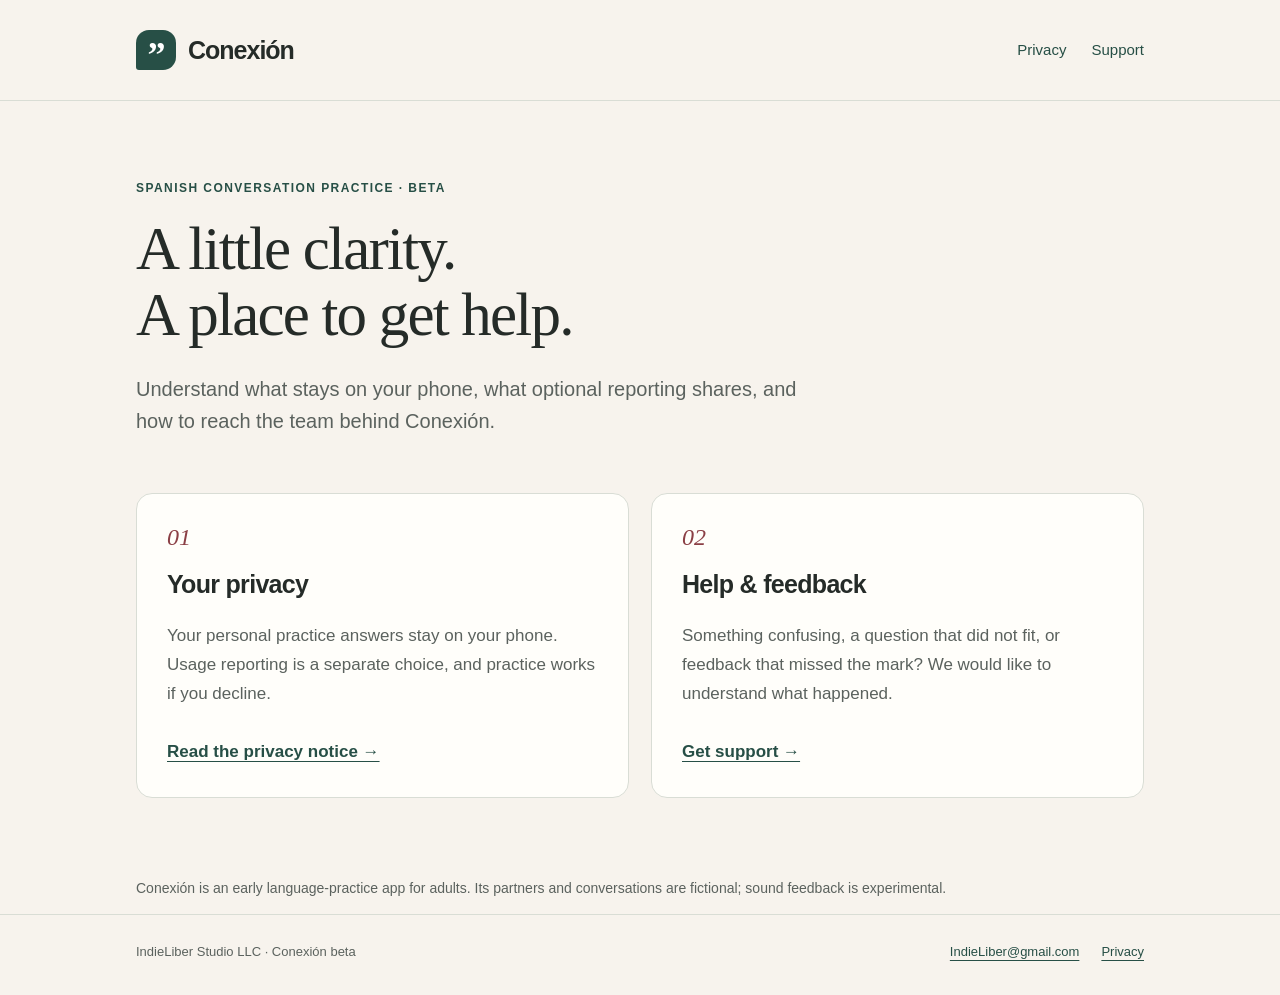
<file: index.html>
<!doctype html><html lang="en"><head><meta charset="utf-8"><meta name="viewport" content="width=device-width, initial-scale=1"><meta name="description" content="Privacy information and support for the Conexión Spanish conversation-practice beta."><title>Privacy &amp; Support · Conexión</title><link rel="stylesheet" href="./styles.css"></head><body><a class="skip" href="#main">Skip to content</a><header><div class="shell bar"><a class="brand" href="./" aria-label="Conexión support home"><span class="mark" aria-hidden="true">”</span>Conexión</a><nav class="nav" aria-label="Main"><a href="./privacy/">Privacy</a><a href="./support/">Support</a></nav></div></header><main id="main" class="shell"><section class="hero"><span class="eyebrow">Spanish conversation practice · Beta</span><h1>A little clarity.<br>A place to get help.</h1><p>Understand what stays on your phone, what optional reporting shares, and how to reach the team behind Conexión.</p></section><div class="grid"><section class="panel"><span class="number" aria-hidden="true">01</span><h2>Your privacy</h2><p>Your personal practice answers stay on your phone. Usage reporting is a separate choice, and practice works if you decline.</p><a class="action" href="./privacy/">Read the privacy notice →</a></section><section class="panel"><span class="number" aria-hidden="true">02</span><h2>Help &amp; feedback</h2><p>Something confusing, a question that did not fit, or feedback that missed the mark? We would like to understand what happened.</p><a class="action" href="./support/">Get support →</a></section></div><p class="fine">Conexión is an early language-practice app for adults. Its partners and conversations are fictional; sound feedback is experimental.</p></main><footer><div class="shell footer-row"><p>IndieLiber Studio LLC · Conexión beta</p><div class="footer-links"><a href="mailto:IndieLiber@gmail.com">IndieLiber@gmail.com</a><a href="./privacy/">Privacy</a></div></div></footer></body></html>
</file>
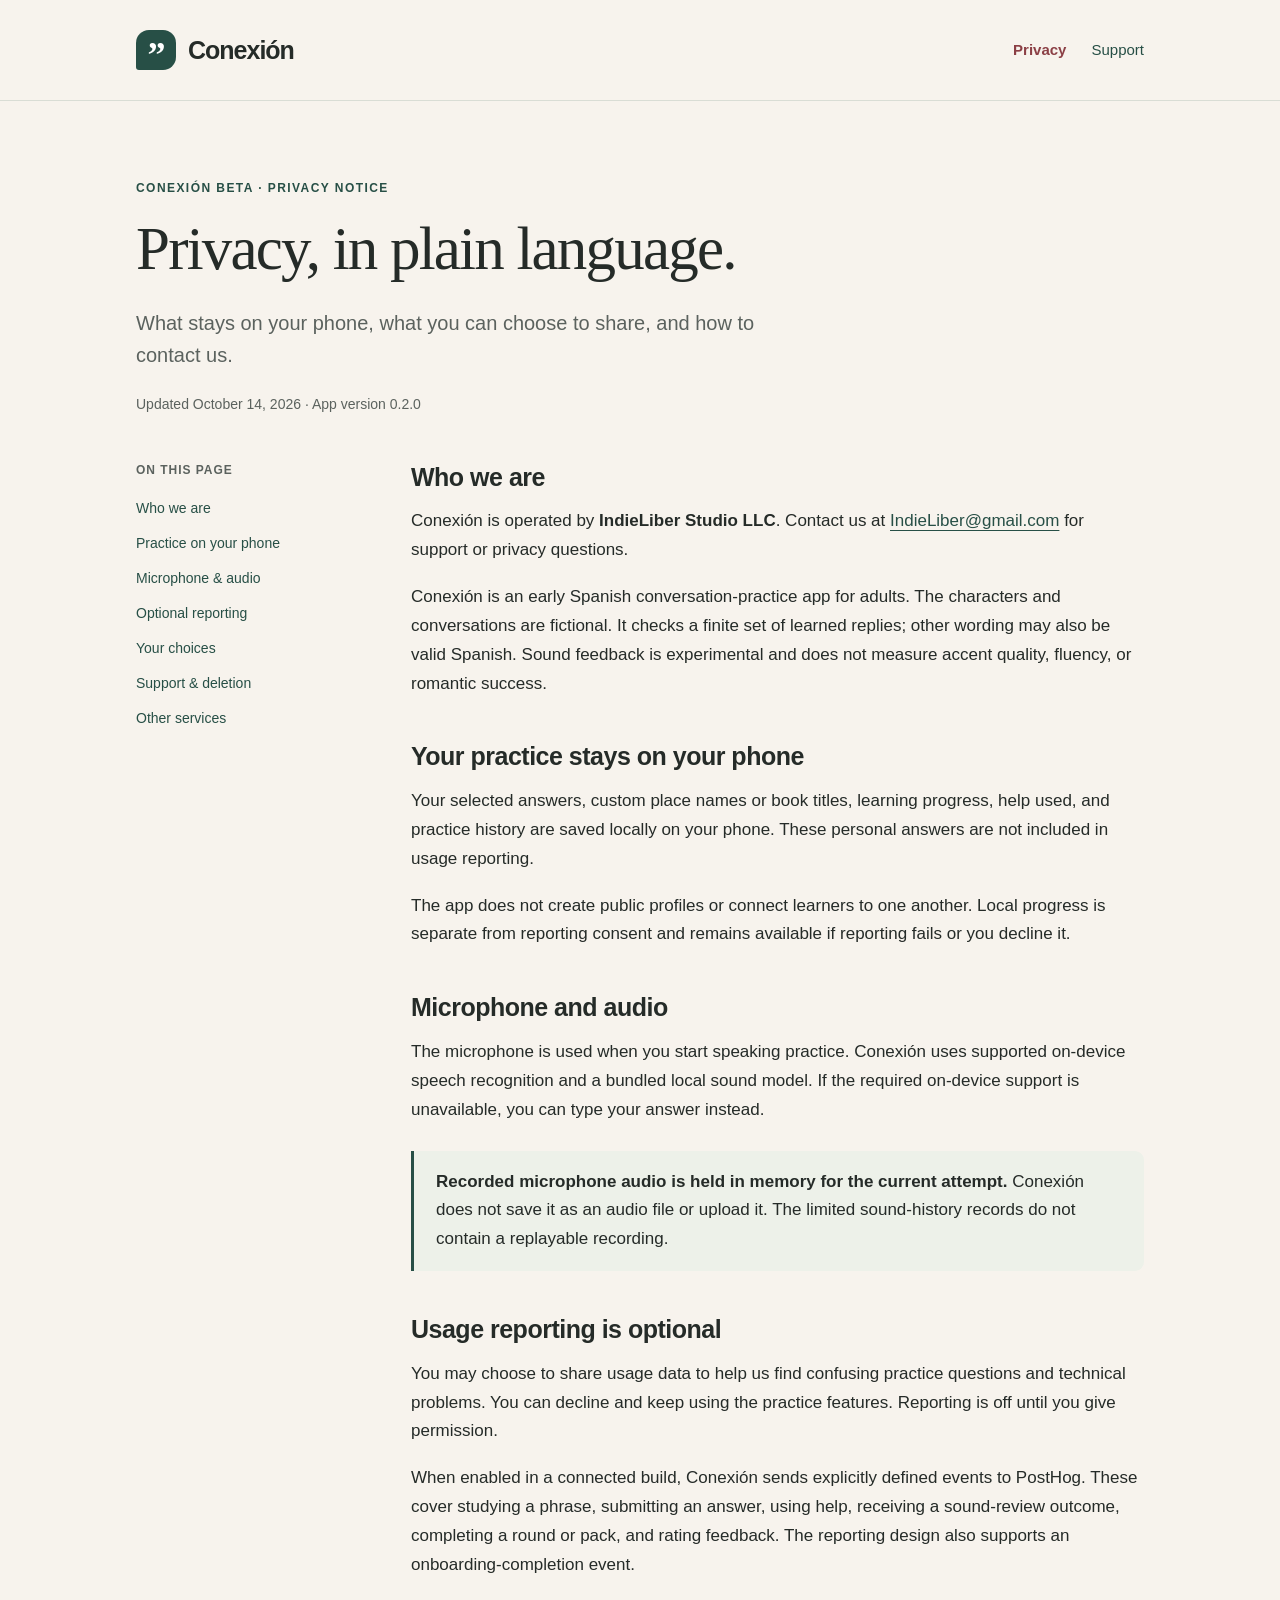
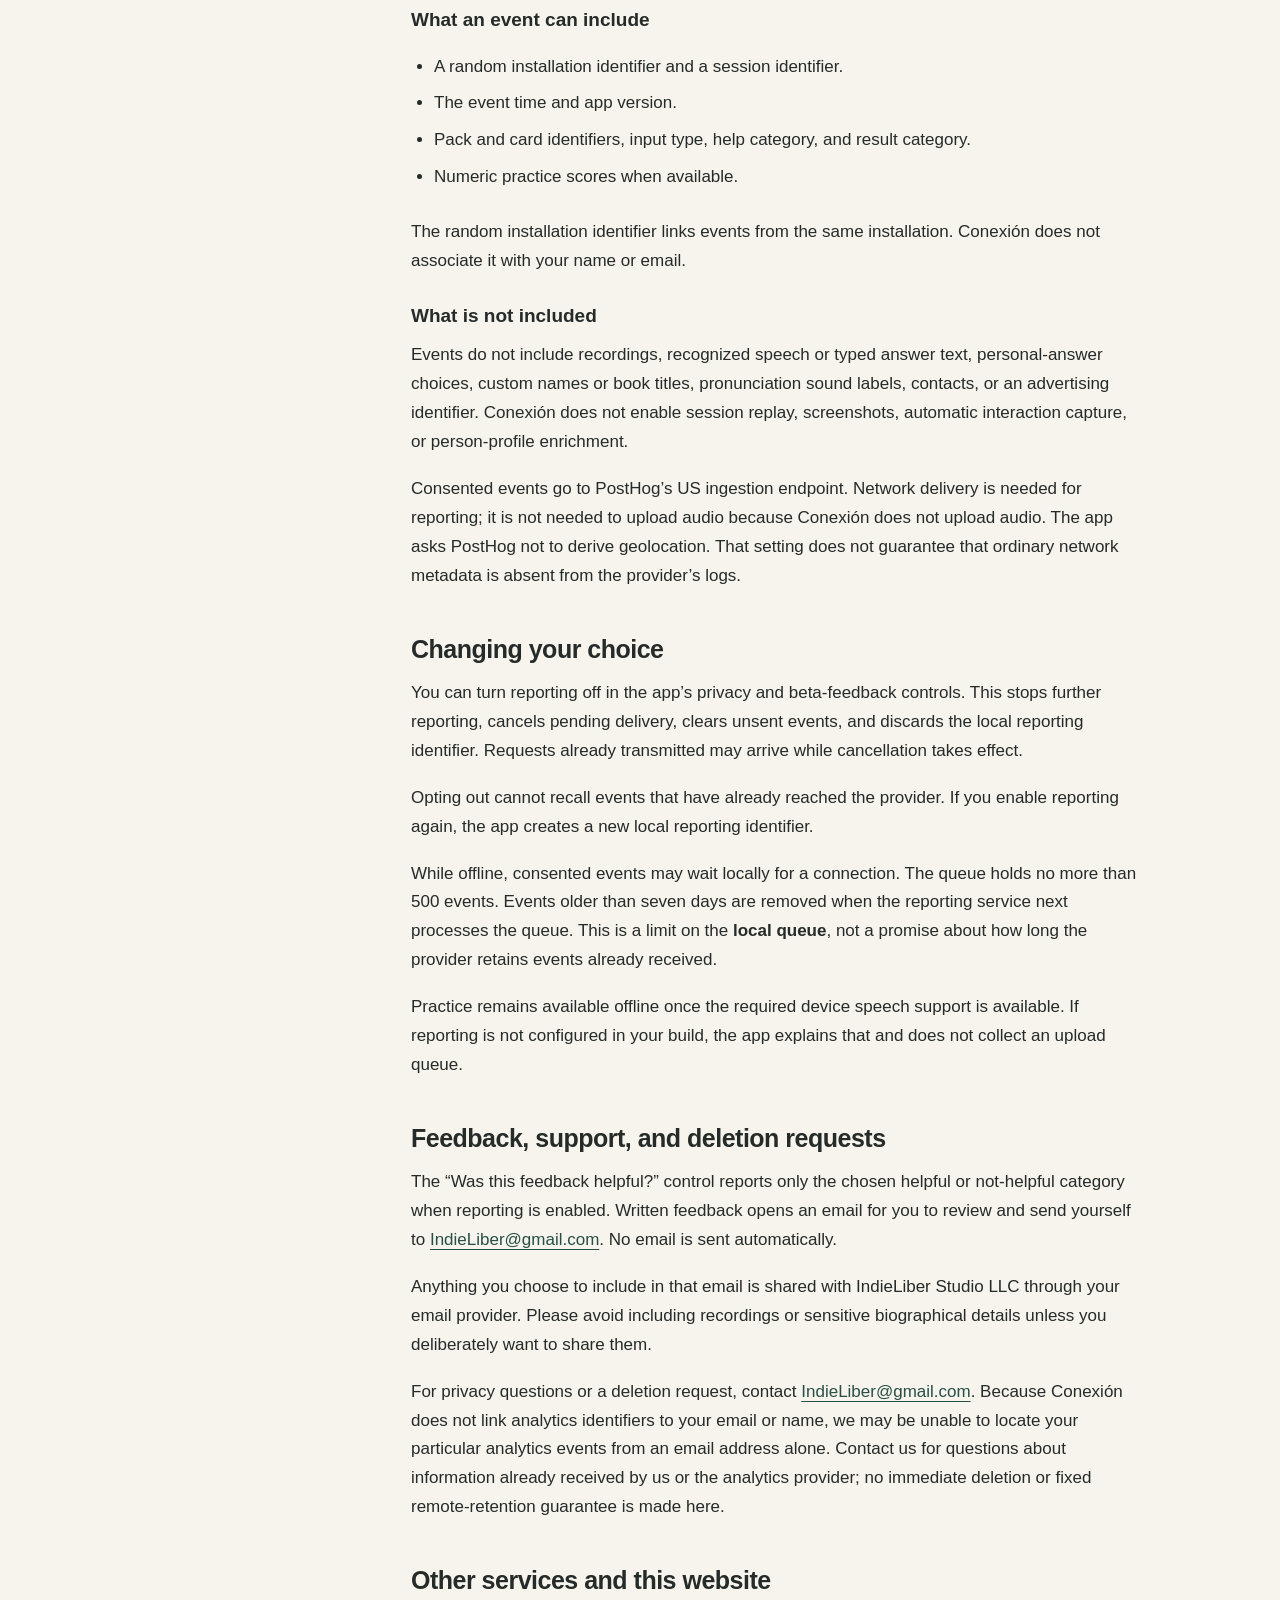
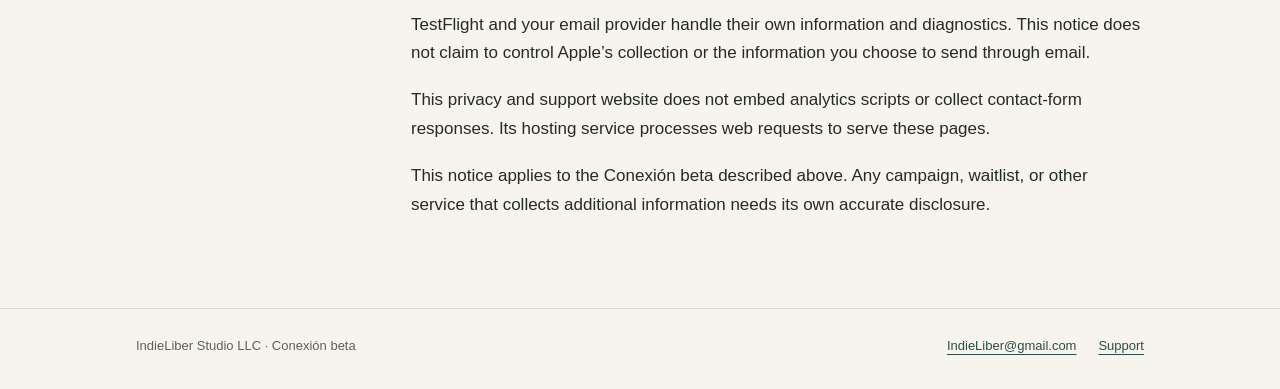
<file: privacy/index.html>
<!doctype html><html lang="en"><head><meta charset="utf-8"><meta name="viewport" content="width=device-width, initial-scale=1"><meta name="description" content="How Conexión handles local practice, microphone audio, optional usage reporting, and support requests."><title>Privacy · Conexión</title><link rel="stylesheet" href="../styles.css"></head><body><a class="skip" href="#main">Skip to content</a><header><div class="shell bar"><a class="brand" href="../" aria-label="Conexión support home"><span class="mark" aria-hidden="true">”</span>Conexión</a><nav class="nav" aria-label="Main"><a href="../privacy/" aria-current="page">Privacy</a><a href="../support/">Support</a></nav></div></header><main id="main" class="shell"><section class="hero"><span class="eyebrow">Conexión beta · Privacy notice</span><h1>Privacy, in plain language.</h1><p>What stays on your phone, what you can choose to share, and how to contact us.</p><div class="stamp">Updated October 14, 2026 · App version 0.2.0</div></section><div class="article-grid"><nav class="toc" aria-label="On this page"><p>On this page</p><a href="#operator">Who we are</a><a href="#local">Practice on your phone</a><a href="#audio">Microphone &amp; audio</a><a href="#reporting">Optional reporting</a><a href="#choices">Your choices</a><a href="#support">Support &amp; deletion</a><a href="#services">Other services</a></nav><article class="article"><h2 id="operator">Who we are</h2><p>Conexión is operated by <strong>IndieLiber Studio LLC</strong>. Contact us at <a href="mailto:IndieLiber@gmail.com">IndieLiber@gmail.com</a> for support or privacy questions.</p><p>Conexión is an early Spanish conversation-practice app for adults. The characters and conversations are fictional. It checks a finite set of learned replies; other wording may also be valid Spanish. Sound feedback is experimental and does not measure accent quality, fluency, or romantic success.</p><h2 id="local">Your practice stays on your phone</h2><p>Your selected answers, custom place names or book titles, learning progress, help used, and practice history are saved locally on your phone. These personal answers are not included in usage reporting.</p><p>The app does not create public profiles or connect learners to one another. Local progress is separate from reporting consent and remains available if reporting fails or you decline it.</p><h2 id="audio">Microphone and audio</h2><p>The microphone is used when you start speaking practice. Conexión uses supported on-device speech recognition and a bundled local sound model. If the required on-device support is unavailable, you can type your answer instead.</p><div class="note"><p><strong>Recorded microphone audio is held in memory for the current attempt.</strong> Conexión does not save it as an audio file or upload it. The limited sound-history records do not contain a replayable recording.</p></div><h2 id="reporting">Usage reporting is optional</h2><p>You may choose to share usage data to help us find confusing practice questions and technical problems. You can decline and keep using the practice features. Reporting is off until you give permission.</p><p>When enabled in a connected build, Conexión sends explicitly defined events to PostHog. These cover studying a phrase, submitting an answer, using help, receiving a sound-review outcome, completing a round or pack, and rating feedback. The reporting design also supports an onboarding-completion event.</p><h3>What an event can include</h3><ul><li>A random installation identifier and a session identifier.</li><li>The event time and app version.</li><li>Pack and card identifiers, input type, help category, and result category.</li><li>Numeric practice scores when available.</li></ul><p>The random installation identifier links events from the same installation. Conexión does not associate it with your name or email.</p><h3>What is not included</h3><p>Events do not include recordings, recognized speech or typed answer text, personal-answer choices, custom names or book titles, pronunciation sound labels, contacts, or an advertising identifier. Conexión does not enable session replay, screenshots, automatic interaction capture, or person-profile enrichment.</p><p>Consented events go to PostHog’s US ingestion endpoint. Network delivery is needed for reporting; it is not needed to upload audio because Conexión does not upload audio. The app asks PostHog not to derive geolocation. That setting does not guarantee that ordinary network metadata is absent from the provider’s logs.</p><h2 id="choices">Changing your choice</h2><p>You can turn reporting off in the app’s privacy and beta-feedback controls. This stops further reporting, cancels pending delivery, clears unsent events, and discards the local reporting identifier. Requests already transmitted may arrive while cancellation takes effect.</p><p>Opting out cannot recall events that have already reached the provider. If you enable reporting again, the app creates a new local reporting identifier.</p><p>While offline, consented events may wait locally for a connection. The queue holds no more than 500 events. Events older than seven days are removed when the reporting service next processes the queue. This is a limit on the <strong>local queue</strong>, not a promise about how long the provider retains events already received.</p><p>Practice remains available offline once the required device speech support is available. If reporting is not configured in your build, the app explains that and does not collect an upload queue.</p><h2 id="support">Feedback, support, and deletion requests</h2><p>The “Was this feedback helpful?” control reports only the chosen helpful or not-helpful category when reporting is enabled. Written feedback opens an email for you to review and send yourself to <a href="mailto:IndieLiber@gmail.com">IndieLiber@gmail.com</a>. No email is sent automatically.</p><p>Anything you choose to include in that email is shared with IndieLiber Studio LLC through your email provider. Please avoid including recordings or sensitive biographical details unless you deliberately want to share them.</p><p>For privacy questions or a deletion request, contact <a href="mailto:IndieLiber@gmail.com?subject=Conexi%C3%B3n%20privacy%20request">IndieLiber@gmail.com</a>. Because Conexión does not link analytics identifiers to your email or name, we may be unable to locate your particular analytics events from an email address alone. Contact us for questions about information already received by us or the analytics provider; no immediate deletion or fixed remote-retention guarantee is made here.</p><h2 id="services">Other services and this website</h2><p>TestFlight and your email provider handle their own information and diagnostics. This notice does not claim to control Apple’s collection or the information you choose to send through email.</p><p>This privacy and support website does not embed analytics scripts or collect contact-form responses. Its hosting service processes web requests to serve these pages.</p><p>This notice applies to the Conexión beta described above. Any campaign, waitlist, or other service that collects additional information needs its own accurate disclosure.</p></article></div></main><footer><div class="shell footer-row"><p>IndieLiber Studio LLC · Conexión beta</p><div class="footer-links"><a href="mailto:IndieLiber@gmail.com">IndieLiber@gmail.com</a><a href="../support/">Support</a></div></div></footer></body></html>
</file>
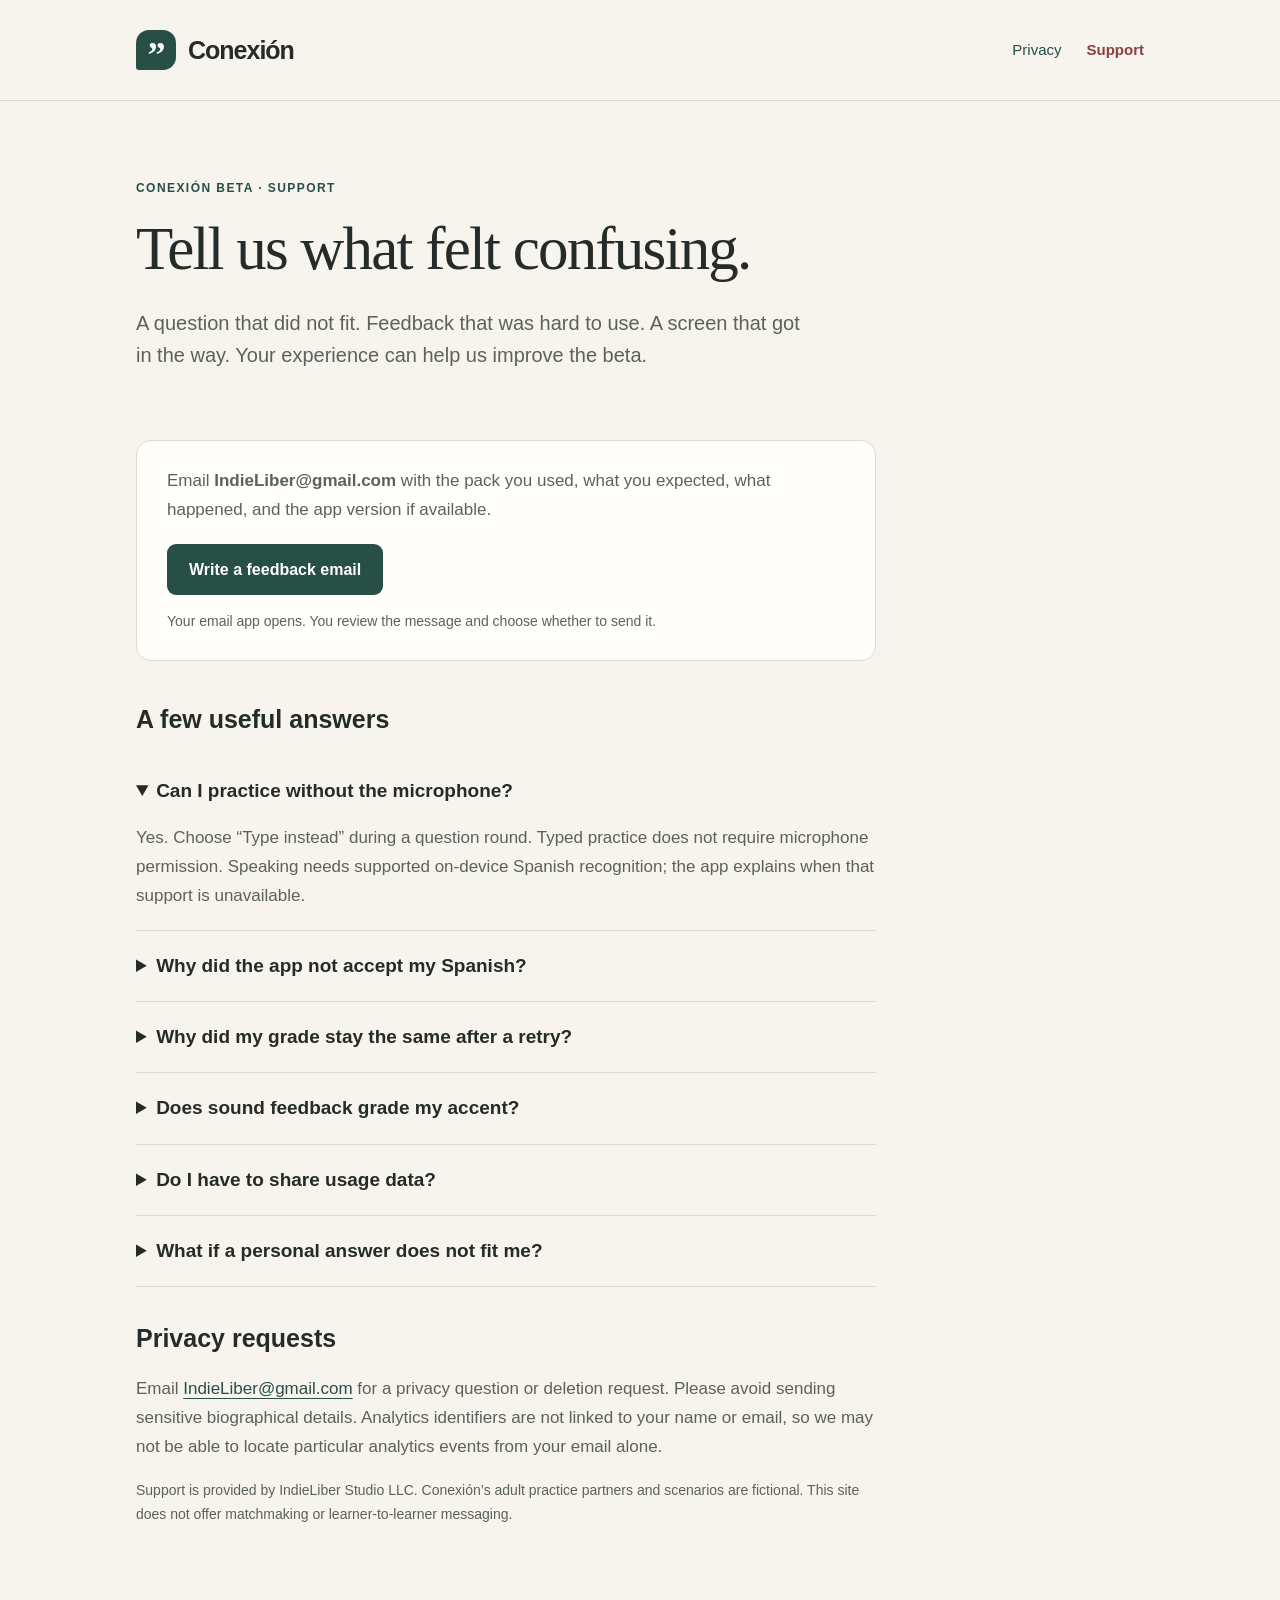
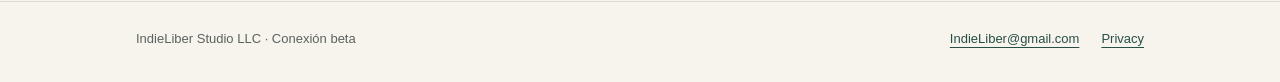
<file: support/index.html>
<!doctype html><html lang="en"><head><meta charset="utf-8"><meta name="viewport" content="width=device-width, initial-scale=1"><meta name="description" content="Get help with the Conexión beta, send feedback, or ask a privacy question."><title>Support · Conexión</title><link rel="stylesheet" href="../styles.css"></head><body><a class="skip" href="#main">Skip to content</a><header><div class="shell bar"><a class="brand" href="../" aria-label="Conexión support home"><span class="mark" aria-hidden="true">”</span>Conexión</a><nav class="nav" aria-label="Main"><a href="../privacy/">Privacy</a><a href="../support/" aria-current="page">Support</a></nav></div></header><main id="main" class="shell"><section class="hero"><span class="eyebrow">Conexión beta · Support</span><h1>Tell us what felt confusing.</h1><p>A question that did not fit. Feedback that was hard to use. A screen that got in the way. Your experience can help us improve the beta.</p></section><div class="faq"><section class="contact-panel"><p>Email <strong>IndieLiber@gmail.com</strong> with the pack you used, what you expected, what happened, and the app version if available.</p><a class="contact" href="mailto:IndieLiber@gmail.com?subject=Conexi%C3%B3n%20beta%20feedback">Write a feedback email</a><p class="fine" style="margin:15px 0 0">Your email app opens. You review the message and choose whether to send it.</p></section><h2>A few useful answers</h2><details open><summary>Can I practice without the microphone?</summary><p>Yes. Choose “Type instead” during a question round. Typed practice does not require microphone permission. Speaking needs supported on-device Spanish recognition; the app explains when that support is unavailable.</p></details><details><summary>Why did the app not accept my Spanish?</summary><p>The beta matches a finite set of authored replies and their supported alternatives. Other wording may still be valid Spanish. Try the reply you studied or use practice help. If the result was confusing, tell us which pack and question you were using.</p></details><details><summary>Why did my grade stay the same after a retry?</summary><p>The grade records each card’s original presentation. Later independent recall completes the card without changing that original grade. A new round gives you another chance to improve your grade.</p></details><details><summary>Does sound feedback grade my accent?</summary><p>No. Sound feedback is experimental and separate from conversation completion. It is not an accent, fluency, or intelligibility score. If feedback is confusing, tell us whether the recording was noisy or cut off and what part of the advice was unclear. You do not need to send a recording.</p></details><details><summary>Do I have to share usage data?</summary><p>No. Reporting is optional, and practice works if you decline. You can change your choice in the app’s privacy and beta-feedback controls. Read the <a href="../privacy/#reporting">privacy notice</a> for the exact information reporting can include.</p></details><details><summary>What if a personal answer does not fit me?</summary><p>Choose a truthful authored option, use a supported custom place name or book title, or skip the question. Skipping does not count as mastering that phrase. You do not need to share personal details you would rather keep private.</p></details><h2>Privacy requests</h2><p>Email <a href="mailto:IndieLiber@gmail.com?subject=Conexi%C3%B3n%20privacy%20request">IndieLiber@gmail.com</a> for a privacy question or deletion request. Please avoid sending sensitive biographical details. Analytics identifiers are not linked to your name or email, so we may not be able to locate particular analytics events from your email alone.</p><p class="fine">Support is provided by IndieLiber Studio LLC. Conexión’s adult practice partners and scenarios are fictional. This site does not offer matchmaking or learner-to-learner messaging.</p></div></main><footer><div class="shell footer-row"><p>IndieLiber Studio LLC · Conexión beta</p><div class="footer-links"><a href="mailto:IndieLiber@gmail.com">IndieLiber@gmail.com</a><a href="../privacy/">Privacy</a></div></div></footer></body></html>
</file>
<file: styles.css>
:root{color-scheme:light;--paper:#f7f3ed;--ink:#252b28;--muted:#5b625e;--line:#d9ddd5;--green:#274f46;--wine:#8b3f45;--white:#fffefa}*{box-sizing:border-box}html{scroll-behavior:smooth;scroll-padding-top:2rem}body{margin:0;background:var(--paper);color:var(--ink);font-family:-apple-system,BlinkMacSystemFont,"Segoe UI",sans-serif;font-size:17px;line-height:1.7}a{color:var(--green);text-underline-offset:4px}a:hover{color:var(--wine)}a:focus-visible{outline:3px solid var(--wine);outline-offset:5px}.skip{position:absolute;left:1rem;top:-100px;background:white;padding:.5rem 1rem}.skip:focus{top:1rem;z-index:4}.shell{max-width:1080px;margin:auto;padding:0 36px}header{border-bottom:1px solid var(--line)}.bar{min-height:100px;display:flex;align-items:center;justify-content:space-between;gap:24px}.brand{font-size:25px;letter-spacing:-1px;font-weight:750;text-decoration:none;color:var(--ink);display:flex;align-items:center;gap:12px}.mark{display:grid;place-items:center;width:40px;height:40px;border-radius:13px 13px 13px 3px;background:var(--green);color:#fff;font:700 36px/1 Georgia,serif;padding-top:7px}.nav{display:flex;gap:25px;align-items:center;font-size:15px}.nav a{text-decoration:none}.nav a[aria-current=page]{color:var(--wine);font-weight:700}.eyebrow{font-size:12px;letter-spacing:.12em;text-transform:uppercase;color:var(--green);font-weight:750}.hero{padding:72px 0 44px;max-width:820px}.hero h1{font:500 clamp(38px,5.4vw,61px)/1.08 Georgia,"Times New Roman",serif;letter-spacing:-1.8px;margin:14px 0 25px}.hero p{font-size:20px;line-height:1.6;color:var(--muted);max-width:680px;margin-bottom:0}.stamp{font-size:14px;color:var(--muted);margin:22px 0 0}.grid{display:grid;grid-template-columns:1fr 1fr;gap:22px;padding:12px 0 65px}.panel{background:var(--white);border:1px solid var(--line);padding:30px;border-radius:16px}.panel h2{font-size:25px;margin:8px 0 12px;letter-spacing:-.7px}.panel p{color:var(--muted)}.panel .action{display:inline-block;font-weight:700;margin-top:12px}.number{font:italic 24px Georgia,serif;color:var(--wine)}.article-grid{display:grid;grid-template-columns:220px minmax(0,1fr);gap:55px;padding-bottom:70px}.toc{align-self:start;position:sticky;top:30px;font-size:14px;line-height:1.5}.toc p{margin-top:0;font-size:12px;text-transform:uppercase;letter-spacing:.08em;font-weight:700;color:var(--muted)}.toc a{display:block;padding:7px 0;text-decoration:none}.article h2{font-size:25px;line-height:1.3;letter-spacing:-.5px;margin:42px 0 14px}.article h2:first-child{margin-top:0}.article h3{font-size:19px;line-height:1.4;margin:27px 0 12px}.article p{margin:0 0 18px}.article ul{padding-left:23px;margin:15px 0 22px}.article li{padding:4px 0}.note{border-left:3px solid var(--green);padding:17px 22px;background:#edf1e9;margin:26px 0;border-radius:0 9px 9px 0}.note p:last-child{margin-bottom:0}.contact{display:inline-block;color:white;background:var(--green);padding:12px 22px;border-radius:9px;text-decoration:none;font-size:16px;font-weight:700}.contact:hover{background:#1d3e37;color:white}.faq{max-width:740px;padding-bottom:60px}.faq h2{font-size:25px;line-height:1.3;margin-top:35px}.faq h3{font-size:19px;margin-bottom:9px}.faq p{color:var(--muted)}details{border-bottom:1px solid var(--line);padding:19px 0}summary{cursor:pointer;font-size:19px;font-weight:650;padding-right:15px}details p{margin-bottom:0}.contact-panel{background:var(--white);border:1px solid var(--line);padding:26px 30px;border-radius:15px;margin:25px 0 42px}.contact-panel p{margin:0 0 19px}footer{border-top:1px solid var(--line);padding:26px 0 32px;color:var(--muted);font-size:13px}.footer-row{display:flex;justify-content:space-between;gap:20px}.footer-row p{margin:0}.footer-links{display:flex;gap:22px}.fine{font-size:14px;color:var(--muted)}@media(max-width:720px){.shell{padding:0 22px}.bar{min-height:84px}.brand{font-size:23px}.mark{width:34px;height:34px;font-size:31px}.nav{gap:17px}.hero{padding-top:43px}.hero h1{letter-spacing:-1.2px}.hero p{font-size:18px}.grid{grid-template-columns:1fr;gap:16px;padding-bottom:42px}.panel{padding:24px}.article-grid{display:block;padding-bottom:42px}.toc{position:static;display:flex;flex-wrap:wrap;gap:4px 18px;padding:0 0 26px;margin-bottom:27px;border-bottom:1px solid var(--line)}.toc p{width:100%;margin-bottom:2px}.toc a{padding:4px 0}.footer-row{display:block}.footer-links{margin-top:12px}.article h2{font-size:23px}.contact{font-size:15px}.contact-panel{padding:22px}}@media(prefers-reduced-motion:reduce){html{scroll-behavior:auto}}@media print{header,.toc,.contact,footer{display:none}body{background:white;font-size:12pt}.shell{max-width:none;padding:0}.hero{padding-top:0}.article-grid{display:block}.article a{color:inherit}.hero h1{font-size:30pt}}
</file>
